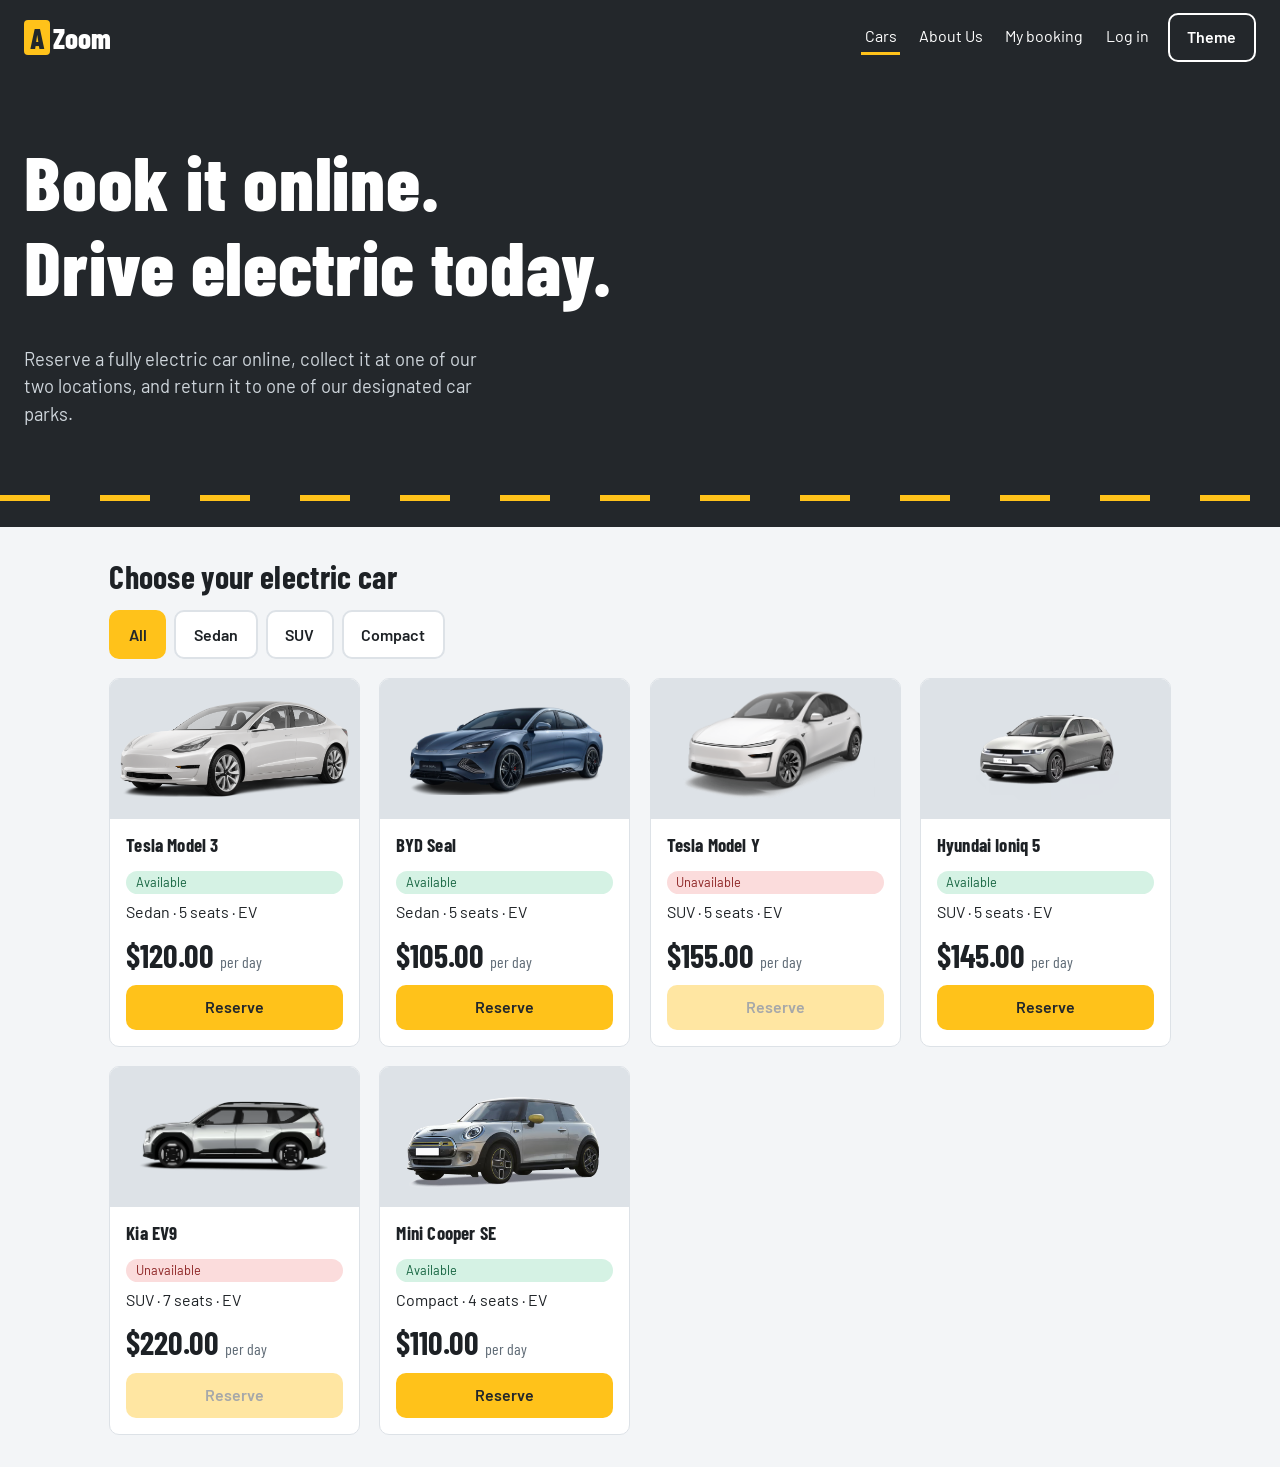
<file: index.html>
<!DOCTYPE html>
<html lang="en">
<head>
  <meta charset="utf-8">
  <meta name="viewport" content="width=device-width, initial-scale=1">

  <title>AZoom Car Rental – Electric Fleet</title>

  <link rel="preconnect" href="https://fonts.googleapis.com">
  <link href="https://fonts.googleapis.com/css2?family=Barlow:wght@400;600&family=Barlow+Condensed:wght@700;800&display=swap" rel="stylesheet">

  <link rel="stylesheet" href="css/style.css">

  <style>
    /* Custom AZoom login popup */
    .login-popup-overlay {
      position: fixed !important;
      inset: 0 !important;
      z-index: 99999 !important;
      display: flex !important;
      align-items: center !important;
      justify-content: center !important;
      padding: 20px !important;
      box-sizing: border-box !important;
      background: rgba(0, 0, 0, 0.72) !important;
      visibility: visible !important;
      opacity: 1 !important;
    }

    .login-popup-overlay .login-popup {
      display: block !important;
      position: relative !important;
      width: 100% !important;
      max-width: 420px !important;
      height: auto !important;
      min-height: 0 !important;
      max-height: 90vh !important;
      overflow-y: auto !important;
      box-sizing: border-box !important;
      margin: 0 !important;
      padding: 32px 28px !important;
      border: 1px solid #e5e5e5 !important;
      border-radius: 18px !important;
      background: #ffffff !important;
      color: #222222 !important;
      text-align: center !important;
      visibility: visible !important;
      opacity: 1 !important;
      box-shadow: 0 16px 50px rgba(0, 0, 0, 0.3) !important;
      font-family: "Barlow", sans-serif !important;
    }

    .login-popup .login-popup-logo {
      display: block !important;
      position: static !important;
      margin: 0 0 14px !important;
      padding: 0 !important;
      background: transparent !important;
      color: #222222 !important;
      font-family: "Barlow Condensed", sans-serif !important;
      font-size: 42px !important;
      font-weight: 800 !important;
      line-height: 1.2 !important;
      visibility: visible !important;
      opacity: 1 !important;
    }

    .login-popup .login-popup-logo span {
      display: inline !important;
      color: #e5a900 !important;
    }

    .login-popup #loginPopupMessage {
      display: block !important;
      position: static !important;
      margin: 12px 0 26px !important;
      padding: 0 !important;
      background: transparent !important;
      color: #333333 !important;
      font-family: "Barlow", sans-serif !important;
      font-size: 16px !important;
      font-weight: 400 !important;
      line-height: 1.65 !important;
      overflow: visible !important;
      white-space: normal !important;
      visibility: visible !important;
      opacity: 1 !important;
    }

    .login-popup .login-popup-buttons {
      display: flex !important;
      position: static !important;
      justify-content: center !important;
      align-items: center !important;
      gap: 12px !important;
      flex-wrap: wrap !important;
      width: 100% !important;
      height: auto !important;
      margin: 0 !important;
      padding: 0 !important;
      background: transparent !important;
      visibility: visible !important;
      opacity: 1 !important;
    }

    .login-popup .login-popup-buttons button {
      display: inline-block !important;
      position: static !important;
      flex: 0 1 auto !important;
      width: auto !important;
      min-width: 100px !important;
      height: auto !important;
      margin: 0 !important;
      padding: 12px 20px !important;
      border: 1px solid #d4d4d4 !important;
      border-radius: 9px !important;
      background: #f2f2f2 !important;
      color: #222222 !important;
      font-family: "Barlow", sans-serif !important;
      font-size: 15px !important;
      font-weight: 600 !important;
      line-height: 1.4 !important;
      text-align: center !important;
      white-space: nowrap !important;
      cursor: pointer !important;
      visibility: visible !important;
      opacity: 1 !important;
    }

    .login-popup .login-popup-buttons #loginPopupBtn {
      border-color: #222222 !important;
      background: #222222 !important;
      color: #ffffff !important;
    }

    .login-popup .login-popup-buttons button:hover {
      filter: brightness(0.92);
    }

    .login-popup .login-popup-buttons button:focus-visible {
      outline: 3px solid #e5a900 !important;
      outline-offset: 3px !important;
    }

    @media (max-width: 420px) {
      .login-popup-overlay .login-popup {
        padding: 26px 20px !important;
      }

      .login-popup .login-popup-buttons {
        flex-direction: column !important;
      }

      .login-popup .login-popup-buttons button {
        width: 100% !important;
      }
    }

    @media (prefers-reduced-motion: no-preference) {
      .login-popup {
        animation: azoomPopupAppear 0.2s ease-out;
      }

      @keyframes azoomPopupAppear {
        from {
          transform: translateY(8px);
          opacity: 0;
        }
        to {
          transform: translateY(0);
          opacity: 1;
        }
      }
    }
  </style>
</head>

<body>
  <!-- Navigation -->
  <header class="nav">
    <a class="logo" href="index.html"><span>A</span>Zoom</a>

    <nav>
      <a href="index.html">Cars</a>
      <a href="about.html">About Us</a>
      <a href="customer.html">My booking</a>
      <a href="login.html" id="accountLink">Log in</a>
      <a href="staff.html" id="staffNav">Staff</a>
      <button class="ghost" id="theme" type="button" aria-label="Toggle dark mode">
        Theme
      </button>
    </nav>
  </header>

  <!-- Hero -->
  <section class="hero">
    <h1>Book it online.<br>Drive electric today.</h1>
    <p>
      Reserve a fully electric car online, collect it at one of our two locations,
      and return it to one of our designated car parks.
    </p>
    <div class="lane"></div>
  </section>

  <!-- Car listings -->
  <main>
    <h2>Choose your electric car</h2>
    <div class="filters" id="filters"></div>
    <div class="grid" id="grid"></div>
  </main>

  <!-- Reservation dialog -->
  <dialog id="dlg">
    <h2 id="dlgTitle">Reserve a car</h2>

    <form id="reserveForm" novalidate>
      <label for="custName">Full name</label>
      <input id="custName" type="text" autocomplete="name" required>

      <label for="custEmail">Email</label>
      <input id="custEmail" type="email" autocomplete="email" required>

      <!-- Where the customer collects the car -->
      <label for="pickupPlace">Pick-up location</label>
      <select id="pickupPlace"></select>

      <!-- Rental period: start and return dates -->
      <div class="row">
        <div>
          <label for="startDate">Pick-up date</label>
          <input id="startDate" type="date" required>
        </div>

        <div>
          <label for="endDate">Return date</label>
          <input id="endDate" type="date" required>
        </div>
      </div>

      <p class="note" id="rentalLength" style="margin:.5rem 0 0"></p>
      <small>You will choose which car park to return the car to when you drop it off.</small>

      <label for="cardNo">Credit card number</label>
      <input
        id="cardNo"
        type="text"
        inputmode="numeric"
        placeholder="4111 1111 1111 1111"
        autocomplete="cc-number"
        required
      >
      <small>Demo card number: 4111 1111 1111 1111</small>

      <div class="row">
        <div>
          <label for="cardExp">Expiry (MM/YY)</label>
          <input
            id="cardExp"
            type="text"
            placeholder="08/28"
            autocomplete="cc-exp"
            maxlength="5"
            required
          >
          <small>Enter a future expiry date</small>
        </div>

        <div>
          <label for="cardCvv">CVV</label>
          <input
            id="cardCvv"
            type="password"
            inputmode="numeric"
            maxlength="4"
            autocomplete="cc-csc"
            required
          >
          <small>Enter 3 or 4 digits</small>
        </div>
      </div>

      <div class="msg" id="formError" role="alert"></div>

      <div class="total">
        <span>Total</span>
        <span id="totalPrice">$0.00</span>
      </div>

      <p style="display:flex; gap:.6rem; margin-top:1rem">
        <button type="submit">Reserve</button>
        <button type="button" class="ghost" id="cancelBtn">Cancel</button>
      </p>
    </form>

    <!-- Confirmation -->
    <div id="confirmation" hidden></div>
  </dialog>

  <!-- Shared data and logic -->
  <script src="js/data.js"></script>
  <script src="js/app.js"></script>

  <script>
    const $ = id => document.getElementById(id);

    let selectedCar = null;
    let typeFilter = "All";

    // Today's date in local YYYY-MM-DD format.
    function todayLocal() {
      const date = new Date();
      date.setMinutes(date.getMinutes() - date.getTimezoneOffset());
      return date.toISOString().slice(0, 10);
    }

    // Render car filters and listings.
    function renderCars() {
      const types = ["All", ...new Set(CARS.map(c => c.type))];

      $("filters").innerHTML = types.map(type => `
        <button
          type="button"
          class="${type === typeFilter ? "on" : ""}"
          data-type="${type}"
        >${type}</button>
      `).join("");

      $("grid").innerHTML = CARS
        .filter(c => typeFilter === "All" || c.type === typeFilter)
        .map(c => {
          const busy = isBusy(c.id);

          return `
            <article class="car">
              <div class="pic">
                <img src="${c.img}" alt="${c.name}" loading="lazy">
              </div>

              <div class="body">
                <h3>${c.name}</h3>

                <span class="tag ${busy ? "bad" : "ok"}">
                  ${busy ? "Unavailable" : "Available"}
                </span>

                <span>${c.type} · ${c.seats} seats · EV</span>

                <div class="price">
                  ${money(c.rate)}
                  <small>per day</small>
                </div>

                <button
                  type="button"
                  data-id="${c.id}"
                  ${busy ? "disabled" : ""}
                >Reserve</button>
              </div>
            </article>
          `;
        }).join("");
    }

    // Filter cars by type.
    $("filters").addEventListener("click", event => {
      const type = event.target.dataset.type;

      if (type) {
        typeFilter = type;
        renderCars();
      }
    });

    // Handle Reserve button clicks.
    $("grid").addEventListener("click", event => {
      const id = event.target.dataset.id;

      if (id) {
        openReserve(Number(id));
      }
    });

    // Show a branded login popup.
    function showLoginPopup() {
      if ($("loginPopupOverlay")) return;

      const overlay = document.createElement("div");
      overlay.id = "loginPopupOverlay";
      overlay.className = "login-popup-overlay";

      const popup = document.createElement("section");
      popup.className = "login-popup";
      popup.setAttribute("role", "dialog");
      popup.setAttribute("aria-modal", "true");
      popup.setAttribute("aria-labelledby", "loginPopupTitle");
      popup.setAttribute("aria-describedby", "loginPopupMessage");

      const title = document.createElement("h2");
      title.className = "login-popup-logo";
      title.id = "loginPopupTitle";

      const logoA = document.createElement("span");
      logoA.textContent = "A";
      title.append(logoA, document.createTextNode("Zoom"));

      const message = document.createElement("p");
      message.id = "loginPopupMessage";
      message.textContent =
        "AZoom requires you to log in before making a reservation.";

      const buttons = document.createElement("div");
      buttons.className = "login-popup-buttons";

      const loginButton = document.createElement("button");
      loginButton.type = "button";
      loginButton.id = "loginPopupBtn";
      loginButton.textContent = "Log in";

      const cancelButton = document.createElement("button");
      cancelButton.type = "button";
      cancelButton.id = "closePopupBtn";
      cancelButton.textContent = "Cancel";

      loginButton.addEventListener("click", () => {
        location.href = "login.html";
      });

      cancelButton.addEventListener("click", closePopup);

      buttons.append(loginButton, cancelButton);
      popup.append(title, message, buttons);
      overlay.appendChild(popup);
      document.body.appendChild(overlay);

      function handleEscape(event) {
        if (event.key === "Escape") {
          closePopup();
        }
      }

      function closePopup() {
        overlay.remove();
        document.removeEventListener("keydown", handleEscape);
      }

      overlay.addEventListener("click", event => {
        if (event.target === overlay) {
          closePopup();
        }
      });

      document.addEventListener("keydown", handleEscape);

      cancelButton.focus();
    }

    // Open the reservation form only for logged-in customers.
    function openReserve(carId) {
      const me = currentCustomer();

      if (!me) {
        showLoginPopup();
        return;
      }

      selectedCar = car(carId);

      if (!selectedCar) {
        return;
      }

      if (isBusy(selectedCar.id)) {
        renderCars();
        return;
      }

      $("reserveForm").reset();

      $("reserveForm").hidden = false;
      $("confirmation").hidden = true;
      $("formError").textContent = "";

      $("custName").value = me.name;
      $("custEmail").value = me.email;

      $("custName").readOnly = true;
      $("custEmail").readOnly = true;

      // Pick-up location: one of our designated locations
      $("pickupPlace").innerHTML = CAR_PARKS
        .map(place => `<option>${place}</option>`)
        .join("");

      // Dates: start today, return tomorrow (the customer can change both)
      const today = todayLocal();
      $("startDate").min = today;
      $("startDate").value = today;
      $("endDate").min = addDays(today, 1);
      $("endDate").value = addDays(today, 1);

      $("dlgTitle").textContent = "Reserve " + selectedCar.name;

      updateTotal();
      $("dlg").showModal();
    }

    // Number of rental days between the chosen start and return dates.
    function rentalDays() {
      const start = $("startDate").value;
      const end = $("endDate").value;

      if (!start || !end) return 0;
      return daysBetween(start, end);
    }

    // Calculate total rental cost and show the rental length.
    function updateTotal() {
      const days = rentalDays();
      const valid = selectedCar && days >= 1;

      $("totalPrice").textContent = money(valid ? selectedCar.rate * days : 0);
      $("rentalLength").textContent = days >= 1 ? "Rental length: " + days + " day(s)" : "";
    }

    // When the pick-up date changes, keep the return date after it.
    ["input", "change"].forEach(eventName => {
      $("startDate").addEventListener(eventName, () => {
        const start = $("startDate").value;
        if (!start) return;

        $("endDate").min = addDays(start, 1);

        if (!$("endDate").value || $("endDate").value <= start) {
          $("endDate").value = addDays(start, 1);
        }
        updateTotal();
      });

      $("endDate").addEventListener(eventName, updateTotal);
    });

    // Validate the reservation form.
    function findProblem() {
      const name = $("custName").value.trim();
      const email = $("custEmail").value.trim();
      const start = $("startDate").value;
      const end = $("endDate").value;
      const days = rentalDays();

      if (!name) {
        return [$("custName"), "Enter your full name."];
      }

      if (!/^[^\s@]+@[^\s@]+\.[^\s@]+$/.test(email)) {
        return [$("custEmail"), "Enter a valid email address."];
      }

      if (!$("pickupPlace").value) {
        return [$("pickupPlace"), "Choose a pick-up location."];
      }

      if (!start || start < todayLocal()) {
        return [$("startDate"), "Choose a pick-up date from today onwards."];
      }

      if (!end) {
        return [$("endDate"), "Choose a return date."];
      }

      if (days < 1) {
        return [$("endDate"), "The return date must be after the pick-up date."];
      }

      if (!luhn($("cardNo").value)) {
        return [$("cardNo"), "Enter a valid demo card number."];
      }

      if (!validExpiry($("cardExp").value)) {
        return [$("cardExp"), "Enter a future expiry date in MM/YY format."];
      }

      if (!/^\d{3,4}$/.test($("cardCvv").value)) {
        return [$("cardCvv"), "Enter a 3 or 4 digit CVV."];
      }

      return null;
    }

    // Save and confirm the reservation.
    function submitReservation(event) {
      event.preventDefault();

      const me = currentCustomer();

      if (!me) {
        $("dlg").close();
        showLoginPopup();
        return;
      }

      if (!selectedCar) {
        $("formError").textContent = "Please select a car first.";
        return;
      }

      if (isBusy(selectedCar.id)) {
        $("formError").textContent =
          "Sorry, this car is no longer available. Please choose another car.";
        renderCars();
        return;
      }

      [...$("reserveForm").elements].forEach(element => {
        element.classList.remove("err");
      });

      $("formError").textContent = "";

      const problem = findProblem();

      if (problem) {
        const [field, message] = problem;

        field.classList.add("err");
        $("formError").textContent = message;
        field.focus();

        return;
      }

      const cardDigits = $("cardNo").value.replace(/\D/g, "");
      const maskedCard = "**** " + cardDigits.slice(-4);

      const booking = {
        id: newId(),
        carId: selectedCar.id,
        name: me.name,
        email: me.email,
        pickup: $("pickupPlace").value,
        start: $("startDate").value,
        end: $("endDate").value,
        days: rentalDays(),
        status: "Reserved",
        carPark: "",
        damageFee: 0,
        damages: [],
        card: maskedCard
      };

      bookings.push(booking);
      save();

      $("reserveForm").hidden = true;
      $("confirmation").hidden = false;

      $("confirmation").innerHTML = `
        <h2>Reservation successful!</h2>
        <p>Your booking ID is:</p>
        <p><strong style="font-size:1.6rem">${booking.id}</strong></p>
        <p>Car: ${selectedCar.name}</p>
        <p>Pick-up location: ${booking.pickup}</p>
        <p>Pick-up date: ${booking.start}</p>
        <p>Return date: ${booking.end} (${booking.days} day(s))</p>
        <p>Total rental cost: ${money(selectedCar.rate * booking.days)}</p>
        <p>Demo payment reference: ${maskedCard}</p>
        <p>Please keep your booking ID for collection.</p>
        <button type="button" id="doneBtn">Done</button>
      `;

      $("doneBtn").addEventListener("click", () => {
        $("dlg").close();
      });

      renderCars();
    }

    $("reserveForm").addEventListener("submit", submitReservation);

    $("cancelBtn").addEventListener("click", () => {
      $("dlg").close();
    });

    // Format card number in groups of four.
    $("cardNo").addEventListener("input", () => {
      const digits = $("cardNo").value
        .replace(/\D/g, "")
        .slice(0, 19);

      $("cardNo").value = digits
        .replace(/(.{4})/g, "$1 ")
        .trim();
    });

    // Format card expiry as MM/YY.
    $("cardExp").addEventListener("input", () => {
      const digits = $("cardExp").value
        .replace(/\D/g, "")
        .slice(0, 4);

      $("cardExp").value = digits.length >= 3
        ? digits.slice(0, 2) + "/" + digits.slice(2)
        : digits;
    });

    // Display the initial car list.
    renderCars();
  </script>
</body>
</html>
</file>
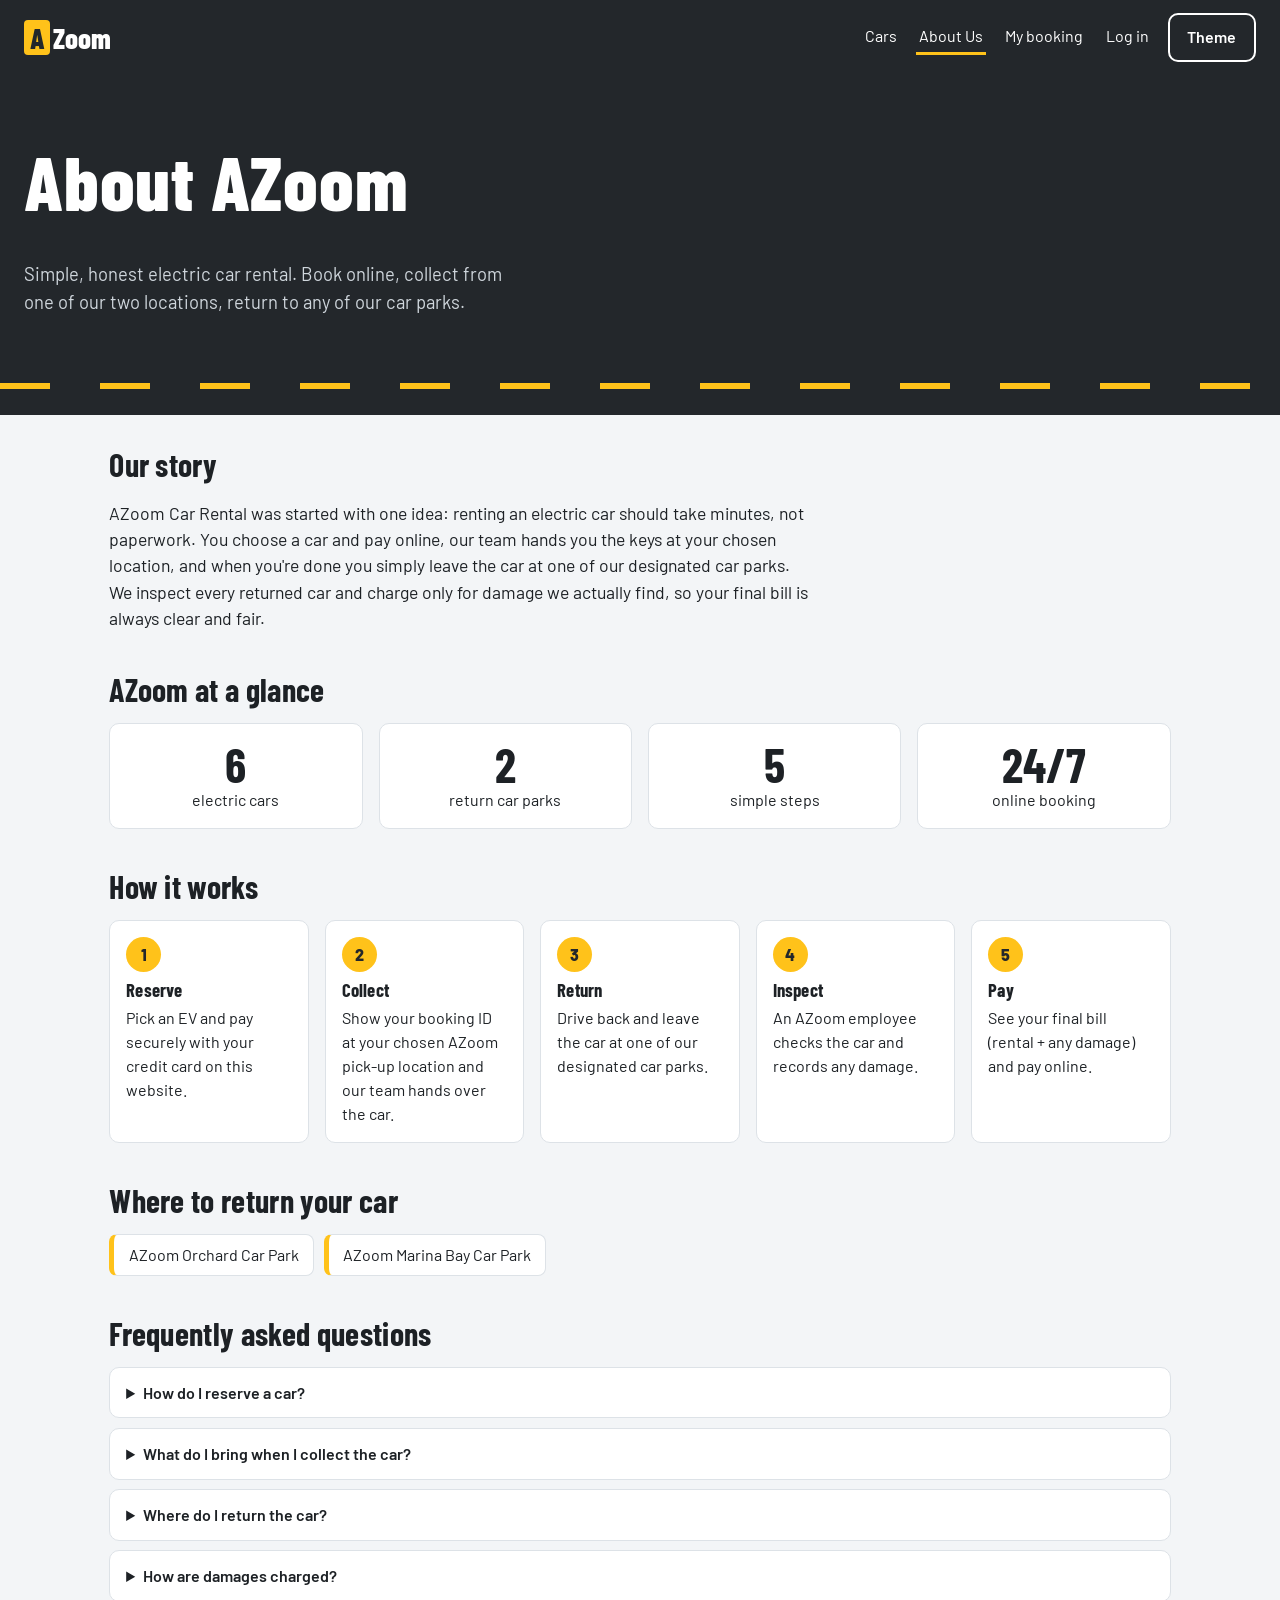
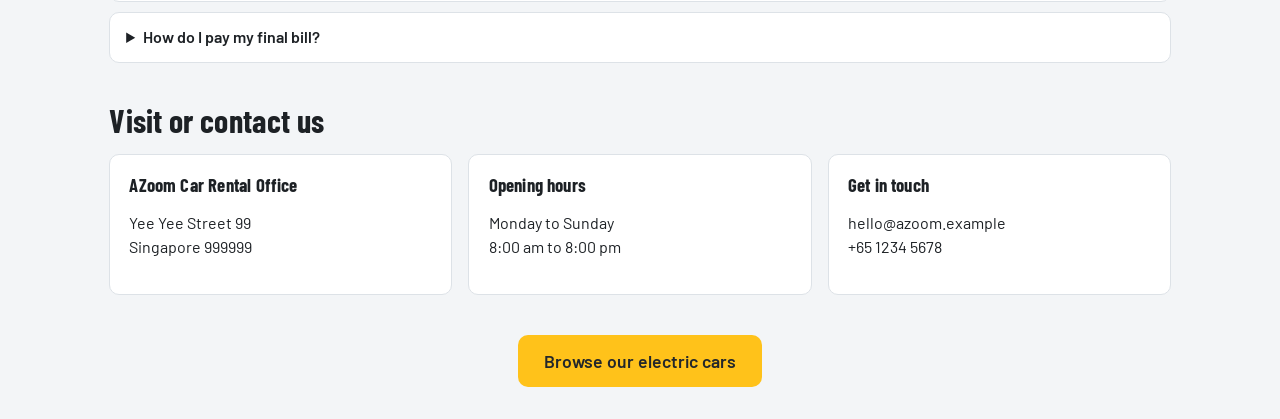
<file: about.html>
<!DOCTYPE html>
<html lang="en">
<head>
  <meta charset="utf-8">
  <meta name="viewport" content="width=device-width, initial-scale=1">
  <title>About · AZoom Car Rental</title>
  <link rel="preconnect" href="https://fonts.googleapis.com">
  <link href="https://fonts.googleapis.com/css2?family=Barlow:wght@400;600&family=Barlow+Condensed:wght@700;800&display=swap" rel="stylesheet">
  <link rel="stylesheet" href="css/style.css">
  <style>
    .intro { max-width: 70ch; font-size: 1.1rem; }
    main h2 { margin-top: 2.5rem; }
    main h2:first-child { margin-top: 0; }
    .stats {
      display: grid;
      grid-template-columns: repeat(auto-fit, minmax(150px, 1fr));
      gap: 1rem;
    }
    .stat {
      background: var(--card);
      border: 1px solid var(--line);
      border-radius: var(--r);
      padding: 1rem;
      text-align: center;
    }
    .stat b {
      display: block;
      font-family: 'Barlow Condensed', sans-serif;
      font-size: 3rem;
      line-height: 1;
      color: var(--ink);
    }
    .how-grid {
      display: grid;
      grid-template-columns: repeat(auto-fit, minmax(190px, 1fr));
      gap: 1rem;
    }
    .how {
      background: var(--card);
      border: 1px solid var(--line);
      border-radius: var(--r);
      padding: 1rem;
      transition: transform 0.2s, box-shadow 0.2s;
    }
    .how:hover {
      transform: translateY(-4px);
      box-shadow: 0 8px 20px rgba(0, 0, 0, 0.15);
    }
    .how .num {
      display: inline-grid;
      place-items: center;
      width: 2.2rem; height: 2.2rem;
      border-radius: 50%;
      background: var(--sign);
      color: var(--road);
      font-weight: 800;
      margin-bottom: 0.5rem;
    }
    .how h3 { margin-bottom: 0.3rem; }
    .how p { margin: 0; }
    .parks {
      display: flex;
      flex-wrap: wrap;
      gap: 0.6rem;
      padding: 0;
      list-style: none;
    }
    .parks li {
      background: var(--card);
      border: 1px solid var(--line);
      border-left: 5px solid var(--sign);
      border-radius: 8px;
      padding: 0.5rem 0.9rem;
    }
    details {
      background: var(--card);
      border: 1px solid var(--line);
      border-radius: var(--r);
      padding: 0.8rem 1rem;
      margin-bottom: 0.6rem;
    }
    summary { cursor: pointer; font-weight: 600; }
    details p { margin: 0.6rem 0 0; }
    .contact {
      display: grid;
      grid-template-columns: repeat(auto-fit, minmax(240px, 1fr));
      gap: 1rem;
    }
    .contact .panel { margin: 0; }
    .cta { margin-top: 2.5rem; text-align: center; }
    .cta .btn {
      display: inline-block;
      text-decoration: none;
      font-size: 1.1rem;
      padding: 0.8rem 1.6rem;
    }
  </style>
</head>
<body>
  <header class="nav">
    <a class="logo" href="index.html"><span>A</span>Zoom</a>
    <nav>
      <a href="index.html">Cars</a>
      <a href="about.html">About Us</a>
      <a href="customer.html">My booking</a>
      <a href="login.html" id="accountLink">Log in</a>
      <a href="staff.html" id="staffNav">Staff</a>
      <button class="ghost" id="theme" aria-label="Toggle dark mode">Theme</button>
    </nav>
  </header>

  <section class="hero">
    <h1>About AZoom</h1>
    <p>Simple, honest electric car rental. Book online, collect from one of our two locations, return to any of our car parks.</p>
    <div class="lane"></div>
  </section>

  <main>
    <h2>Our story</h2>
    <p class="intro">
      AZoom Car Rental was started with one idea: renting an electric car should take minutes, not paperwork.
      You choose a car and pay online, our team hands you the keys at your chosen location, and when you're
      done you simply leave the car at one of our designated car parks. We inspect every returned
      car and charge only for damage we actually find, so your final bill is always clear and fair.
    </p>

    <h2>AZoom at a glance</h2>
    <div class="stats">
      <div class="stat"><b id="statCars">0</b>electric cars</div>
      <div class="stat"><b id="statParks">0</b>return car parks</div>
      <div class="stat"><b>5</b>simple steps</div>
      <div class="stat"><b>24/7</b>online booking</div>
    </div>

    <h2>How it works</h2>
    <div class="how-grid">
      <div class="how">
        <div class="num">1</div>
        <h3>Reserve</h3>
        <p>Pick an EV and pay securely with your credit card on this website.</p>
      </div>
      <div class="how">
        <div class="num">2</div>
        <h3>Collect</h3>
        <p>Show your booking ID at your chosen AZoom pick-up location and our team hands over the car.</p>
      </div>
      <div class="how">
        <div class="num">3</div>
        <h3>Return</h3>
        <p>Drive back and leave the car at one of our designated car parks.</p>
      </div>
      <div class="how">
        <div class="num">4</div>
        <h3>Inspect</h3>
        <p>An AZoom employee checks the car and records any damage.</p>
      </div>
      <div class="how">
        <div class="num">5</div>
        <h3>Pay</h3>
        <p>See your final bill (rental + any damage) and pay online.</p>
      </div>
    </div>

    <h2>Where to return your car</h2>
    <ul class="parks" id="parkList"></ul>

    <h2>Frequently asked questions</h2>
    <details>
      <summary>How do I reserve a car?</summary>
      <p>Log in, go to the Cars page and choose an electric car. Then pick your pick-up location, your pick-up and return dates, and enter your credit card. You'll get a booking ID straight away.</p>
    </details>
    <details>
      <summary>What do I bring when I collect the car?</summary>
      <p>Just your booking ID. Show it to AZoom staff at your chosen pick-up location and they will hand over the car.</p>
    </details>
    <details>
      <summary>Where do I return the car?</summary>
      <p>At any of our designated car parks listed above. Choose the one you used on the My booking page.</p>
    </details>
    <details>
      <summary>How are damages charged?</summary>
      <p>After you return the car, an employee inspects it. If damage is found, a fixed fee is added to your bill:</p>
      <p id="feeList"></p>
    </details>
    <details>
      <summary>How do I pay my final bill?</summary>
      <p>Open My booking, enter your booking ID, and once the inspection is done you'll see an itemised bill and a Pay button.</p>
    </details>

    <h2>Visit or contact us</h2>
    <div class="contact">
      <div class="panel">
        <h3>AZoom Car Rental Office</h3>
        <p>Yee Yee Street 99<br>Singapore 999999</p>
      </div>
      <div class="panel">
        <h3>Opening hours</h3>
        <p>Monday to Sunday<br>8:00 am to 8:00 pm</p>
      </div>
      <div class="panel">
        <h3>Get in touch</h3>
        <p>hello@azoom.example<br>+65 1234 5678</p>
      </div>
    </div>

    <div class="cta">
      <a class="btn" href="index.html">Browse our electric cars</a>
    </div>
  </main>

  <script src="js/data.js"></script>
  <script src="js/app.js"></script>
  <script>
    const $ = id => document.getElementById(id);
    $("statCars").textContent = CARS.length;
    $("statParks").textContent = CAR_PARKS.length;
    $("parkList").innerHTML = CAR_PARKS.map(p => `<li>${p}</li>`).join("");
    $("feeList").textContent = Object.entries(DAMAGE_FEES)
      .map(([name, fee]) => `${name} ${money(fee)}`)
      .join(" · ");
  </script>
</body>
</html>
</file>
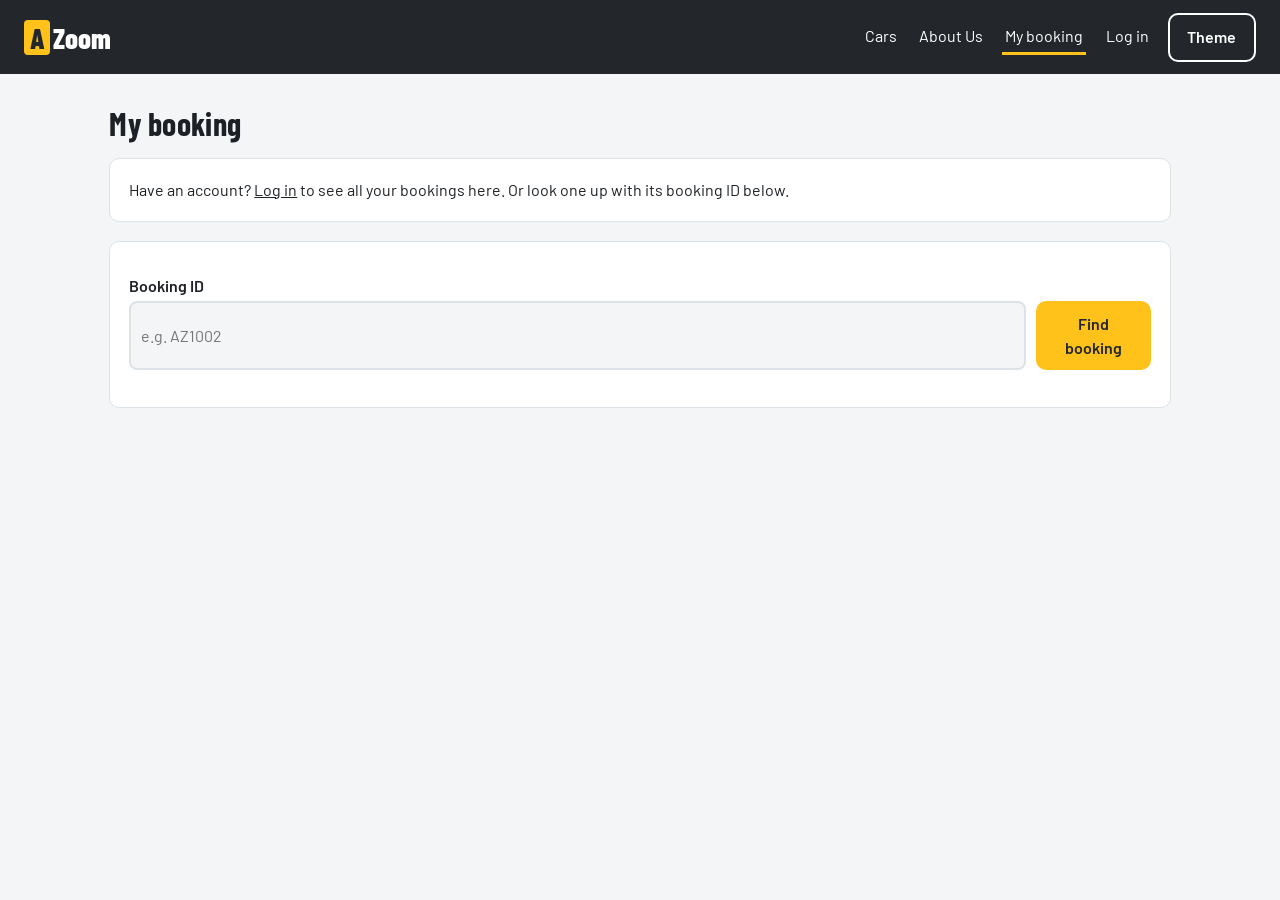
<file: customer.html>
<!DOCTYPE html>
<html lang="en">
<head>
  <meta charset="utf-8">
  <meta name="viewport" content="width=device-width, initial-scale=1">
  <title>My booking · AZoom</title>
  <link rel="preconnect" href="https://fonts.googleapis.com">
  <link href="https://fonts.googleapis.com/css2?family=Barlow:wght@400;600&family=Barlow+Condensed:wght@700;800&display=swap" rel="stylesheet">
  <link rel="stylesheet" href="css/style.css">
</head>
<body>
  <header class="nav">
    <a class="logo" href="index.html"><span>A</span>Zoom</a>
    <nav>
      <a href="index.html">Cars</a>
      <a href="about.html">About Us</a>
      <a href="customer.html">My booking</a>
      <a href="login.html" id="accountLink">Log in</a>
      <a href="staff.html" id="staffNav">Staff</a>
      <button class="ghost" id="theme" aria-label="Toggle dark mode">Theme</button>
    </nav>
  </header>

  <main>
    <h2>My booking</h2>
    <div id="myBookings"></div>

    <div class="panel">
      <label for="bookingId">Booking ID</label>
      <p style="display:flex; gap:.6rem; margin:0">
        <input id="bookingId" placeholder="e.g. AZ1002">
        <button id="findBtn">Find booking</button>
      </p>
      <div class="msg" id="lookupError" role="alert"></div>
    </div>

    <div id="result"></div>
  </main>

  <script src="js/data.js"></script>
  <script src="js/app.js"></script>
  <script>
    const $ = id => document.getElementById(id);
    let current = null;

    function drawMyBookings() {
      const me = currentCustomer();
      if (!me) {
        $("myBookings").innerHTML = `
          <div class="panel">
            <p style="margin:0">Have an account? <a href="login.html">Log in</a> to see all your bookings here.
               Or look one up with its booking ID below.</p>
          </div>`;
        return;
      }

      const mine = bookingsFor(me.email);
      const rows = mine.map(b => `
        <button class="ghost" style="margin:0 .5rem .5rem 0" data-id="${b.id}">
          ${b.id} · ${car(b.carId).name} · ${b.status}
        </button>`).join("");

      $("myBookings").innerHTML = `
        <div class="panel">
          <h3>Hi ${esc(me.name)}</h3>
          ${mine.length
            ? `<p>Your bookings. Click one to see it:</p>${rows}`
            : `<p style="margin:0">You have no bookings yet. <a href="index.html">Browse our cars</a>.</p>`}
        </div>`;
    }

    $("myBookings").onclick = e => {
      const id = e.target.dataset.id;
      if (!id) return;
      current = findBooking(id);
      $("lookupError").textContent = "";
      showBooking();
    };

    function billTable(b) {
      const amounts = bill(b);
      const damageNote = b.damages.length ? " (" + b.damages.join(", ") + ")" : "";
      return `
        <table>
          <tr><td>Rental (${b.days} × ${money(car(b.carId).rate)})</td><td>${money(amounts.rent)}</td></tr>
          <tr><td>Damage charges${damageNote}</td><td>${money(amounts.damage)}</td></tr>
          <tr><th>Total</th><th>${money(amounts.total)}</th></tr>
        </table>`;
    }

    function showBooking() {
      const b = current;
      const c = car(b.carId);
      const total = bill(b).total;
      let action = "";

      if (b.status === "Reserved") {
        action = `<p>Collect your car at <strong>${pickupOf(b)}</strong> and show this booking ID to AZoom staff.</p>`;
      }
      if (b.status === "Rented") {
        action = `
          <h3>Return your car</h3>
          <label for="parkSelect">Car park where you left it</label>
          <select id="parkSelect">
            ${CAR_PARKS.map(p => `<option>${p}</option>`).join("")}
          </select>
          <p><button id="returnBtn">Return car</button></p>`;
      }
      if (b.status === "Returned") {
        action = `<p>Thanks! Staff will inspect your car shortly. Check back soon for your final bill.</p>`;
      }
      if (b.status === "Inspected") {
        action = `
          <h3>Final bill</h3>
          ${billTable(b)}
          <p><button id="payBtn">Pay ${money(total)}</button></p>`;
      }
      if (b.status === "Paid") {
        action = `
          <h3>Receipt</h3>
          ${billTable(b)}
          <p class="tag ok">Paid in full. Thank you for choosing AZoom.</p>`;
      }

      $("result").innerHTML = `
        <div class="panel">
          <h3>${c.name} · ${b.id}</h3>
          <p>${esc(b.name)} · ${b.days} day(s): ${b.start} to ${b.end || addDays(b.start, b.days)}</p>
          ${progress(b.status)}
          ${action}
        </div>`;

      if ($("returnBtn")) {
        $("returnBtn").onclick = () => {
          b.status = "Returned";
          b.carPark = $("parkSelect").value;
          save();
          toast("Car returned. Awaiting inspection.");
          showBooking();
        };
      }
      if ($("payBtn")) {
        $("payBtn").onclick = () => {
          b.status = "Paid";
          save();
          toast("Payment received.");
          showBooking();
        };
      }
      drawMyBookings();
    }

    $("findBtn").onclick = () => {
      bookings = load();
      const b = findBooking($("bookingId").value);
      if (!b) {
        $("lookupError").textContent = "No booking found with that ID. Check it and try again.";
        $("result").innerHTML = "";
        return;
      }
      $("lookupError").textContent = "";
      current = b;
      showBooking();
    };

    $("bookingId").onkeydown = e => {
      if (e.key === "Enter") $("findBtn").click();
    };

    const idFromLink = new URLSearchParams(location.search).get("id");
    if (idFromLink) {
      $("bookingId").value = idFromLink;
      $("findBtn").click();
    }

    drawMyBookings();
  </script>
</body>
</html>
</file>
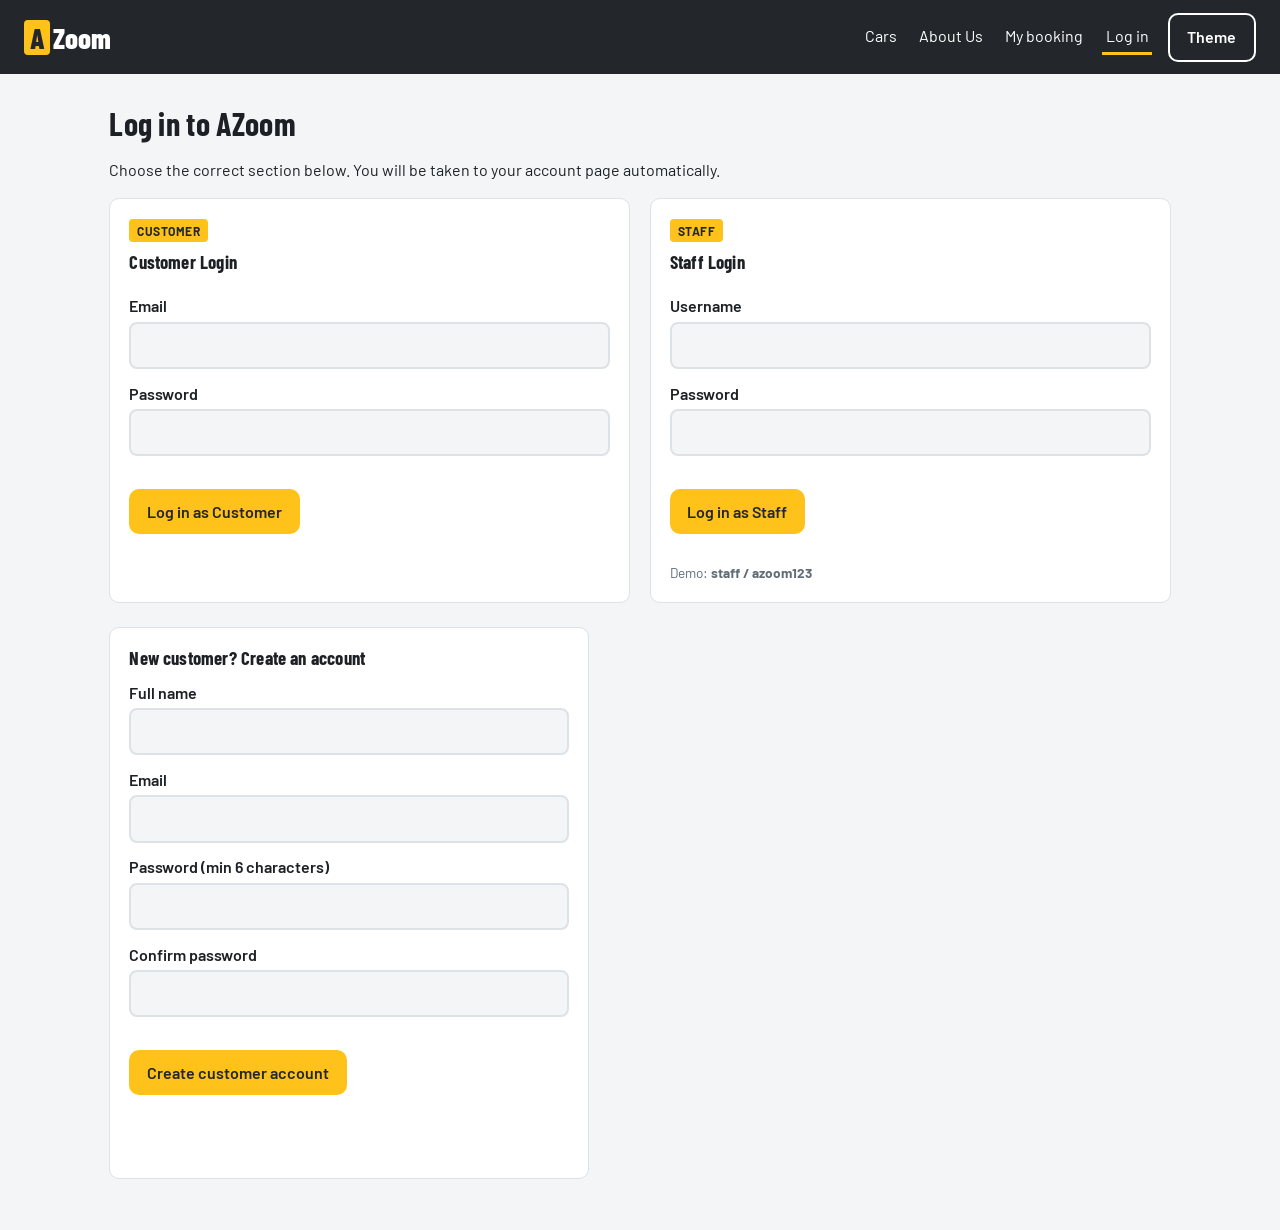
<file: login.html>
<!DOCTYPE html>
<html lang="en">
<head>
  <meta charset="utf-8">
  <meta name="viewport" content="width=device-width, initial-scale=1">
  <title>Log in · AZoom</title>
  <link rel="preconnect" href="https://fonts.googleapis.com">
  <link href="https://fonts.googleapis.com/css2?family=Barlow:wght@400;600&family=Barlow+Condensed:wght@700;800&display=swap" rel="stylesheet">
  <link rel="stylesheet" href="css/style.css">
  <style>
    .auth {
      display: grid;
      grid-template-columns: repeat(auto-fit, minmax(280px, 1fr));
      gap: 1.2rem;
      align-items: start;
    }
    .auth .panel { margin: 0; }
    .role-badge {
      display: inline-block;
      font-size: 0.75rem;
      font-weight: 700;
      letter-spacing: 0.04em;
      text-transform: uppercase;
      background: var(--sign);
      color: var(--road);
      padding: 0.15rem 0.5rem;
      border-radius: 4px;
      margin-bottom: 0.6rem;
    }
    .demo {
      font-size: 0.85rem;
      color: var(--muted);
      margin-top: 0.8rem;
    }
  </style>
</head>
<body>
  <header class="nav">
    <a class="logo" href="index.html"><span>A</span>Zoom</a>
    <nav>
      <a href="index.html">Cars</a>
      <a href="about.html">About Us</a>
      <a href="customer.html">My booking</a>
      <a href="login.html" id="accountLink">Log in</a>
      <a href="staff.html" id="staffNav">Staff</a>
      <button class="ghost" id="theme" aria-label="Toggle dark mode">Theme</button>
    </nav>
  </header>

  <main>
    <h2>Log in to AZoom</h2>
    <p>Choose the correct section below. You will be taken to your account page automatically.</p>

    <div class="auth">
      <!-- CUSTOMER -->
      <section class="panel">
        <div class="role-badge">Customer</div>
        <h3>Customer Login</h3>
        <form id="customerLoginForm" novalidate>
          <label for="custEmail">Email</label>
          <input id="custEmail" type="email" autocomplete="email">

          <label for="custPassword">Password</label>
          <input id="custPassword" type="password" autocomplete="current-password">

          <div class="msg" id="custError" role="alert"></div>
          <p><button type="submit">Log in as Customer</button></p>
        </form>
      </section>

      <!-- STAFF -->
      <section class="panel">
        <div class="role-badge">Staff</div>
        <h3>Staff Login</h3>
        <form id="staffLoginForm" novalidate>
          <label for="staffUser">Username</label>
          <input id="staffUser" autocomplete="username">

          <label for="staffPassword">Password</label>
          <input id="staffPassword" type="password" autocomplete="current-password">

          <div class="msg" id="staffError" role="alert"></div>
          <p><button type="submit">Log in as Staff</button></p>
          <p class="demo">Demo: <strong>staff / azoom123</strong></p>
        </form>
      </section>
    </div>

    <!-- Signup (customers only) -->
    <div class="panel" style="margin-top:1.5rem; max-width:480px">
      <h3>New customer? Create an account</h3>
      <form id="signupForm" novalidate>
        <label for="signupName">Full name</label>
        <input id="signupName" autocomplete="name">

        <label for="signupEmail">Email</label>
        <input id="signupEmail" type="email" autocomplete="email">

        <label for="signupPassword">Password (min 6 characters)</label>
        <input id="signupPassword" type="password" autocomplete="new-password">

        <label for="signupConfirm">Confirm password</label>
        <input id="signupConfirm" type="password" autocomplete="new-password">

        <div class="msg" id="signupError" role="alert"></div>
        <p><button type="submit">Create customer account</button></p>
        <br><br>
      </form>
    </div>
  </main>

  <script src="js/data.js"></script>
  <script src="js/app.js"></script>
  <script>
    const $ = id => document.getElementById(id);

    // Already logged in? Send them to the right place
    if (currentStaff()) location.href = "staff.html";
    if (currentCustomer()) location.href = "customer.html";

    // Customer login
    $("customerLoginForm").onsubmit = async e => {
      e.preventDefault();
      const user = await logInCustomer($("custEmail").value, $("custPassword").value);
      if (!user) {
        $("custError").textContent = "Wrong email or password.";
        $("custPassword").value = "";
        return;
      }
      location.href = "customer.html";
    };

    // Staff login
    $("staffLoginForm").onsubmit = e => {
      e.preventDefault();
      const user = logInStaff($("staffUser").value, $("staffPassword").value);
      if (!user) {
        $("staffError").textContent = "Wrong username or password.";
        $("staffPassword").value = "";
        return;
      }
      location.href = "staff.html";
    };

    // Customer signup
    $("signupForm").onsubmit = async e => {
      e.preventDefault();
      const name = $("signupName").value;
      const email = $("signupEmail").value;
      const password = $("signupPassword").value;

      let problem = "";
      if (!name.trim()) problem = "Enter your full name.";
      else if (!/^\S+@\S+\.\S+$/.test(email)) problem = "Enter a valid email address.";
      else if (password.length < 6) problem = "Password must be at least 6 characters.";
      else if (password !== $("signupConfirm").value) problem = "The two passwords don't match.";

      if (problem) {
        $("signupError").textContent = problem;
        return;
      }

      const user = await createAccount(name, email, password);
      if (!user) {
        $("signupError").textContent = "An account with this email already exists.";
        return;
      }
      location.href = "customer.html";
    };
  </script>
</body>
</html>
</file>
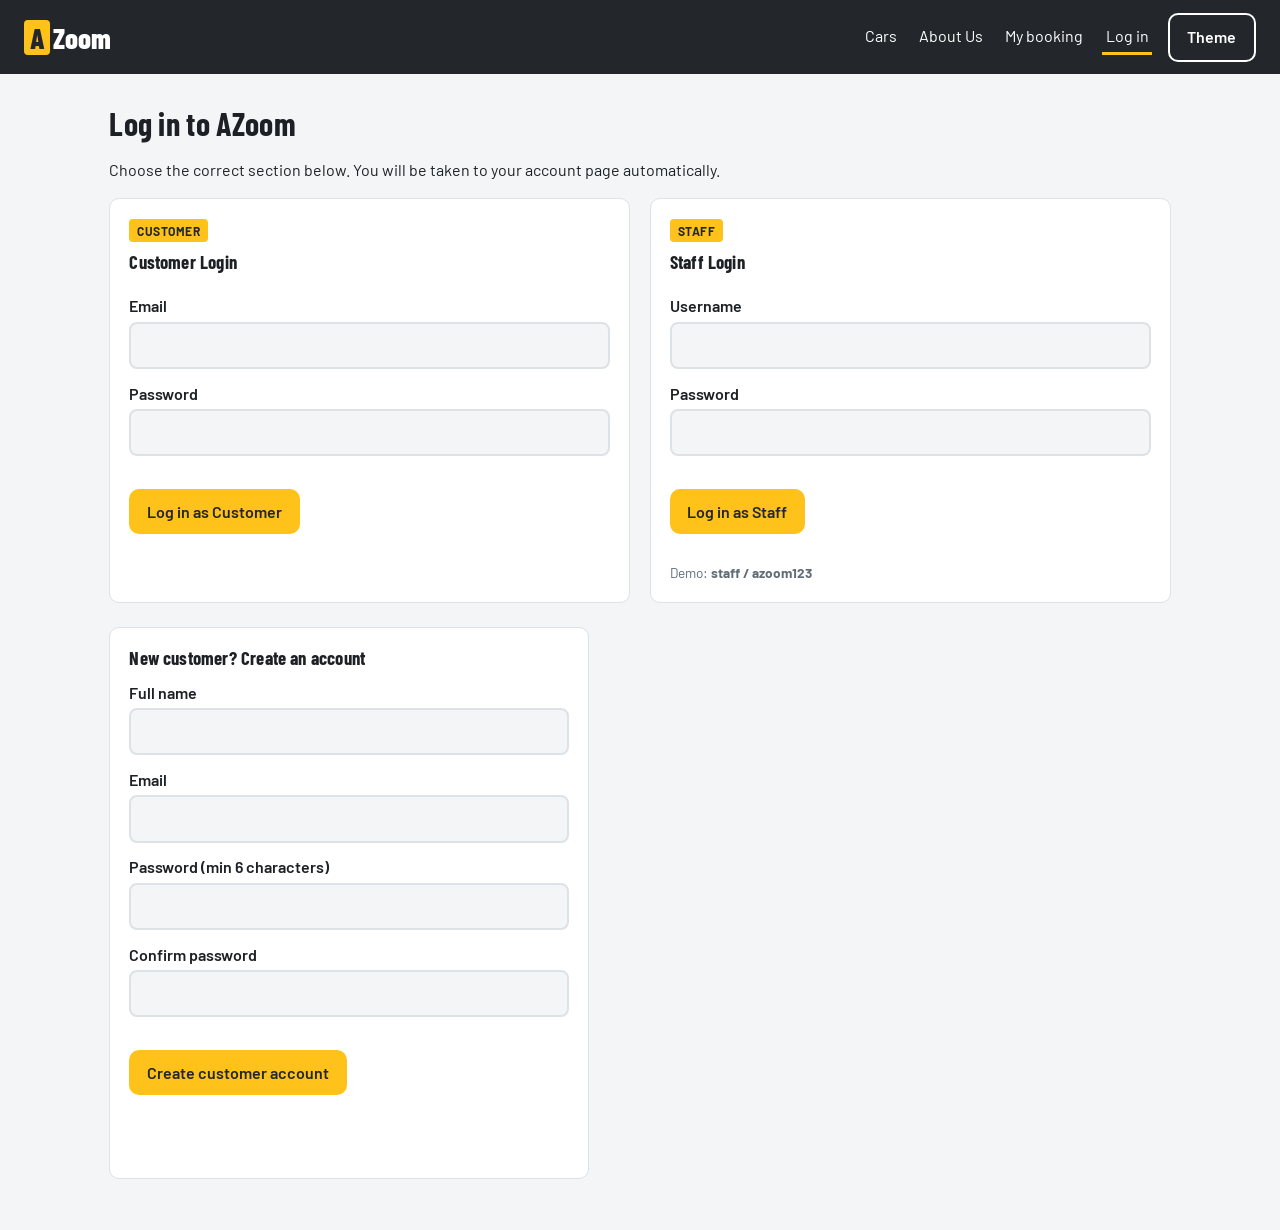
<file: staff.html>
<!DOCTYPE html>
<html lang="en">
<head>
  <meta charset="utf-8">
  <meta name="viewport" content="width=device-width, initial-scale=1">
  <title>Staff Desk · AZoom</title>
  <link rel="preconnect" href="https://fonts.googleapis.com">
  <link href="https://fonts.googleapis.com/css2?family=Barlow:wght@400;600&family=Barlow+Condensed:wght@700;800&display=swap" rel="stylesheet">
  <link rel="stylesheet" href="css/style.css">
</head>
<body>
  <header class="nav">
    <a class="logo" href="index.html"><span>A</span>Zoom</a>
    <nav>
      <a href="index.html">Cars</a>
      <a href="about.html">About Us</a>
      <a href="customer.html">My booking</a>
      <a href="login.html" id="accountLink">Log in</a>
      <a href="staff.html" id="staffNav">Staff</a>
      <button class="ghost" id="theme" aria-label="Toggle dark mode">Theme</button>
    </nav>
  </header>

  <main>
    <div style="display:flex; justify-content:space-between; align-items:center; flex-wrap:wrap; gap:.5rem; margin-bottom:1rem">
      <h2>Staff Desk</h2>
      <p>
        <span id="staffName"></span>
        <button class="ghost" id="logoutBtn">Log out</button>
      </p>
    </div>

    <div class="panel scroll">
      <table>
        <thead>
          <tr>
            <th>ID</th>
            <th>Customer</th>
            <th>Car</th>
            <th>Status</th>
            <th>Action</th>
          </tr>
        </thead>
        <tbody id="rows"></tbody>
      </table>
    </div>

    <div id="inspectPanel" class="panel" hidden></div>
  </main>

  <script src="js/data.js"></script>
  <script src="js/app.js"></script>
  <script>
    const $ = id => document.getElementById(id);

    // Must be staff – otherwise send to the single login page
    if (!currentStaff()) {
      location.href = "login.html";
    } else {
      $("staffName").textContent = "Signed in as " + currentStaff();
      drawTable();
    }

    $("logoutBtn").onclick = () => {
      logOut();
      toast("Logged out.");
      location.href = "login.html";
    };

    function drawTable() {
      bookings = load();
      $("rows").innerHTML = bookings.map(b => {
        let action = "Waiting for customer";
        if (b.status === "Reserved") {
          action = `<button data-action="rent" data-id="${b.id}">Hand over car</button>`;
        }
        if (b.status === "Returned") {
          action = `<button data-action="inspect" data-id="${b.id}">Inspect car</button>`;
        }
        if (b.status === "Paid") action = "Completed";

        // Reserved cars show where they are collected; returned cars show where they were left
        let carPark = b.carPark ? `<br><small>Returned at ${b.carPark}</small>` : "";
        if (b.status === "Reserved") carPark = `<br><small>Pick-up: ${pickupOf(b)}</small>`;

        return `
          <tr>
            <td>${b.id}</td>
            <td>${esc(b.name)}</td>
            <td>${car(b.carId).name}</td>
            <td>${b.status}${carPark}</td>
            <td>${action}</td>
          </tr>`;
      }).join("");
    }

    function openInspection(b) {
      const panel = $("inspectPanel");
      panel.hidden = false;
      panel.innerHTML = `
        <h3>Inspect ${car(b.carId).name} (${b.id})</h3>
        <p>Tick every problem found. Leave all unticked if the car is undamaged.</p>
        <div class="checks">
          ${Object.entries(DAMAGE_FEES).map(([name, fee]) => `
            <label>
              <input type="checkbox" value="${name}" data-fee="${fee}"> ${name} (${money(fee)})
            </label>`).join("")}
        </div>
        <div class="total"><span>Damage total</span><span id="damageTotal">$0.00</span></div>
        <p style="display:flex; gap:.6rem">
          <button id="saveInspection">Save inspection</button>
          <button class="ghost" id="cancelInspection">Cancel</button>
        </p>`;

      const boxes = [...panel.querySelectorAll("input[type=checkbox]")];
      const ticked = () => boxes.filter(box => box.checked);
      const sumFees = list => list.reduce((sum, box) => sum + +box.dataset.fee, 0);

      boxes.forEach(box => {
        box.onchange = () => $("damageTotal").textContent = money(sumFees(ticked()));
      });

      $("cancelInspection").onclick = () => panel.hidden = true;

      $("saveInspection").onclick = () => {
        if (!currentStaff()) return;
        const found = ticked();
        b.damages = found.map(box => box.value);
        b.damageFee = sumFees(found);
        b.status = "Inspected";
        save();
        panel.hidden = true;
        toast("Inspection saved. Customer can now pay.");
        drawTable();
      };

      panel.scrollIntoView({ behavior: "smooth" });
    }

    $("rows").onclick = e => {
      if (!currentStaff()) return;
      const id = e.target.dataset.id;
      const action = e.target.dataset.action;
      if (!id) return;
      const b = findBooking(id);

      if (action === "rent") {
        b.status = "Rented";
        save();
        toast(b.id + " handed over.");
        drawTable();
      }
      if (action === "inspect") openInspection(b);
    };
  </script>
</body>
</html>
</file>
<file: css/style.css>
/* ==========================================================
   AZoom Car Rental - styles
   ========================================================== */

:root {
  --bg: #f3f5f7;
  --card: #ffffff;
  --ink: #1d2125;
  --muted: #5f6b76;
  --road: #23272b;
  --sign: #ffc21a;
  --ok: #1f9d63;
  --bad: #d64545;
  --line: #dde2e7;
  --r: 10px;
}

[data-theme="dark"] {
  --bg: #15181b;
  --card: #1f2327;
  --ink: #eef1f4;
  --muted: #9aa5b0;
  --line: #323a42;
}

* {
  box-sizing: border-box;
}

body {
  margin: 0;
  font-family: 'Barlow', system-ui, sans-serif;
  background: var(--bg);
  color: var(--ink);
  line-height: 1.5;
}

h1, h2, h3 {
  font-family: 'Barlow Condensed', 'Barlow', sans-serif;
  letter-spacing: 0.01em;
  line-height: 1.1;
  margin: 0 0 0.5em;
}

h1 {
  font-size: clamp(2.6rem, 7vw, 4.8rem);
  font-weight: 800;
}

h2 {
  font-size: 2rem;
  font-weight: 700;
}

a {
  color: inherit;
}

:focus-visible {
  outline: 3px solid var(--sign);
  outline-offset: 2px;
}

/* Navigation */
header.nav {
  background: var(--road);
  color: #fff;
  display: flex;
  align-items: center;
  gap: 1.5rem;
  padding: 0.8rem 1.5rem;
  flex-wrap: wrap;
}

.logo {
  font-family: 'Barlow Condensed';
  font-weight: 800;
  font-size: 1.8rem;
  text-decoration: none;
}

.logo span {
  background: var(--sign);
  color: var(--road);
  padding: 0 0.35rem;
  border-radius: 4px;
  margin-right: 0.2rem;
}

header.nav nav {
  display: flex;
  gap: 1rem;
  margin-left: auto;
  align-items: center;
}

header.nav nav a {
  text-decoration: none;
  padding: 0.3rem 0.2rem;
  border-bottom: 3px solid transparent;
}

header.nav nav a:hover,
header.nav nav a.on {
  border-color: var(--sign);
}

/* Buttons */
button, .btn {
  font: inherit;
  font-weight: 600;
  cursor: pointer;
  border: 0;
  border-radius: var(--r);
  padding: 0.65rem 1.1rem;
  background: var(--sign);
  color: var(--road);
  transition: transform 0.15s;
}

button:hover {
  transform: translateY(-2px);
}

button.ghost {
  background: transparent;
  color: inherit;
  border: 2px solid currentColor;
}

button:disabled {
  opacity: 0.4;
  cursor: not-allowed;
  transform: none;
}

/* Hero */
.hero {
  background: var(--road);
  color: #fff;
  padding: 4rem 1.5rem 5rem;
  position: relative;
  overflow: hidden;
}

.hero p {
  max-width: 48ch;
  color: #cfd6dc;
  font-size: 1.15rem;
}

.hero .lane {
  position: absolute;
  left: 0;
  right: 0;
  bottom: 1.6rem;
  height: 6px;
  background: repeating-linear-gradient(
    90deg,
    var(--sign) 0 50px,
    transparent 50px 100px
  );
  animation: drive 2s linear infinite;
}

@keyframes drive {
  to {
    background-position: -100px 0;
  }
}

@media (prefers-reduced-motion: reduce) {
  .hero .lane {
    animation: none;
  }

  button:hover {
    transform: none;
  }
}

/* Layout */
main {
  max-width: 1100px;
  margin: 0 auto;
  padding: 2rem 1.2rem;
}

/* Filters & grid */
.filters {
  display: flex;
  gap: 0.5rem;
  flex-wrap: wrap;
  margin-bottom: 1.2rem;
}

.filters button {
  background: var(--card);
  color: var(--ink);
  border: 2px solid var(--line);
}

.filters button.on {
  background: var(--sign);
  color: var(--road);
  border-color: var(--sign);
}

.grid {
  display: grid;
  grid-template-columns: repeat(auto-fill, minmax(250px, 1fr));
  gap: 1.2rem;
}

.car {
  background: var(--card);
  border: 1px solid var(--line);
  border-radius: var(--r);
  overflow: hidden;
  display: flex;
  flex-direction: column;
}

.car .pic {
  background: var(--line);
}

.car .pic img {
  display: block;
  width: 100%;
  height: 140px;
  object-fit: contain;
  padding: 10px;
}

.car .body {
  padding: 1rem;
  display: flex;
  flex-direction: column;
  gap: 0.4rem;
  flex: 1;
}

.car .price {
  font-family: 'Barlow Condensed';
  font-size: 2rem;
  font-weight: 700;
}

.car .price small {
  font-size: 1rem;
  color: var(--muted);
  font-weight: 400;
}

.car button {
  margin-top: auto;
}

/* Tags */
.tag {
  display: inline-block;
  font-size: 0.8rem;
  padding: 0.1rem 0.6rem;
  border-radius: 99px;
  background: var(--line);
}

.tag.ok {
  background: #d5f2e4;
  color: #14633f;
}

.tag.bad {
  background: #fbdcdc;
  color: #8c2323;
}

/* Panels & forms */
.panel {
  background: var(--card);
  border: 1px solid var(--line);
  border-radius: var(--r);
  padding: 1.2rem;
  margin-bottom: 1.2rem;
  align-items: stretch;
  height:100%;
}

/* Login panels: make both boxes equal in height */
.auth {
  display: grid;
  grid-template-columns: repeat(2, minmax(0, 1fr));
  align-items: stretch;
  gap: 1.5rem;
}

.auth > .panel {
  margin-bottom: 0;
  min-width: 0;
}

/* Keep login form elements in a consistent vertical layout */
.auth form {
  display: flex;
  flex-direction: column;
  flex: 1;
}

/* Keep the button and demo-message spacing consistent */
.auth form > p:last-child {
  margin-bottom: 0;
}

/* Make the empty customer placeholder occupy the same space
   as the staff demo paragraph */
.auth form .demo {
  min-height: 1.5em;
}

label {
  display: block;
  font-weight: 600;
  margin: 0.8rem 0 0.2rem;
}

input, select {
  width: 100%;
  font: inherit;
  padding: 0.6rem;
  border: 2px solid var(--line);
  border-radius: 8px;
  background: var(--bg);
  color: var(--ink);
}

input.err {
  border-color: var(--bad);
}

.msg {
  color: var(--bad);
  font-size: 0.9rem;
  min-height: 1.2em;
}

.row {
  display: grid;
  grid-template-columns: 1fr 1fr;
  gap: 0.8rem;
}

/* Dialog */
dialog {
  border: 0;
  border-radius: var(--r);
  padding: 1.5rem;
  width: min(480px, 94vw);
  background: var(--card);
  color: var(--ink);
}

dialog::backdrop {
  background: rgba(0, 0, 0, 0.6);
}

dialog[open] {
  animation: pop 0.25s;
}

@keyframes pop {
  from {
    transform: scale(0.94);
    opacity: 0;
  }
}

.total {
  display: flex;
  justify-content: space-between;
  font-family: 'Barlow Condensed';
  font-size: 1.6rem;
  font-weight: 700;
  margin-top: 1rem;
}

/* Progress */
.steps {
  display: flex;
  gap: 4px;
  margin: 1rem 0;
}

.step {
  flex: 1;
  text-align: center;
  font-size: 0.8rem;
  padding: 0.4rem 0;
  background: var(--line);
  border-radius: 4px;
}

.step.done {
  background: var(--ok);
  color: #fff;
}

/* Tables */
table {
  width: 100%;
  border-collapse: collapse;
}

th, td {
  text-align: left;
  padding: 0.6rem;
  border-bottom: 1px solid var(--line);
}

.scroll {
  overflow-x: auto;
}

/* Inspection */
.checks label {
  font-weight: 400;
  display: flex;
  gap: 0.6rem;
  align-items: center;
  margin: 0.4rem 0;
}

.checks input {
  width: auto;
}

/* Toast */
.toast {
  position: fixed;
  bottom: 1.2rem;
  left: 50%;
  transform: translateX(-50%);
  background: var(--road);
  color: #fff;
  padding: 0.8rem 1.2rem;
  border-radius: var(--r);
  border-left: 6px solid var(--sign);
  z-index: 9;
}

@media (max-width: 560px) {
  .row {
    grid-template-columns: 1fr;
  }

  .auth {
    grid-template-columns: 1fr;
  }

  .auth > .panel {
    margin-bottom: 0;
  }
}
</file>
